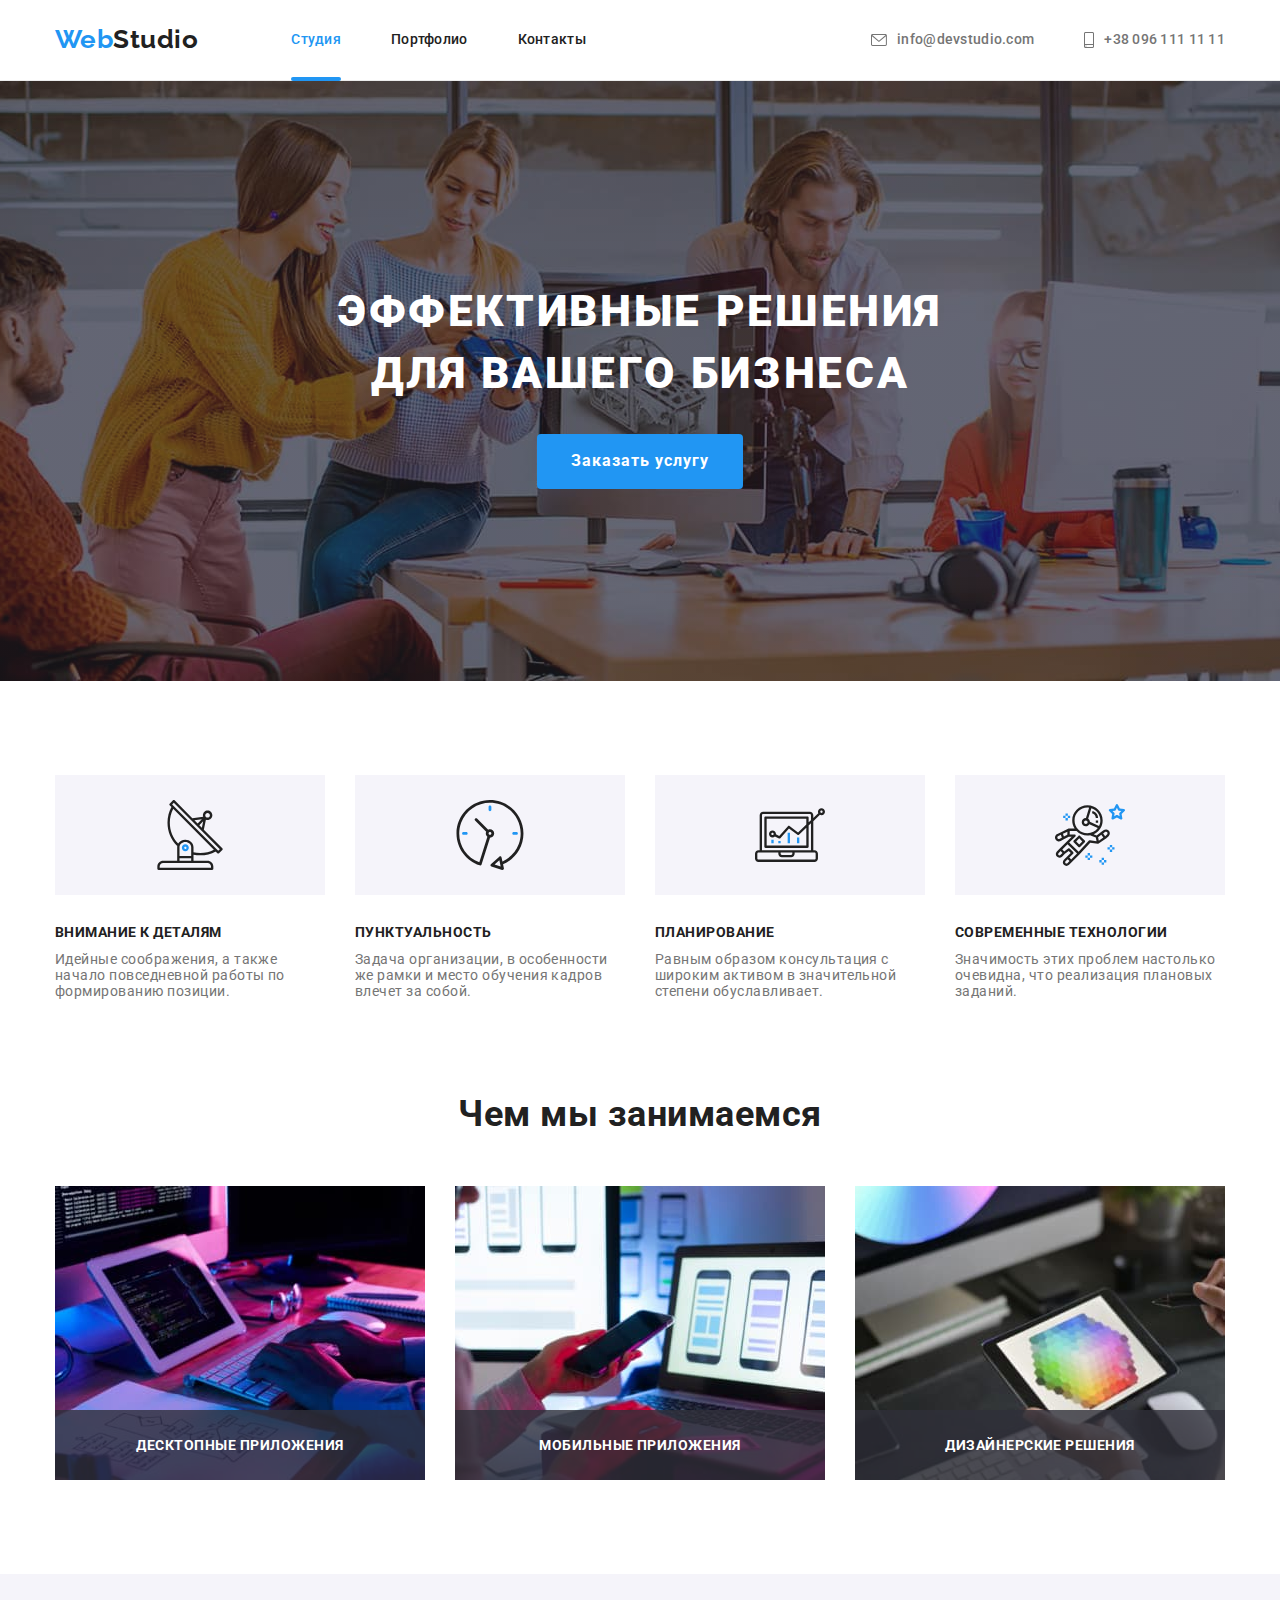
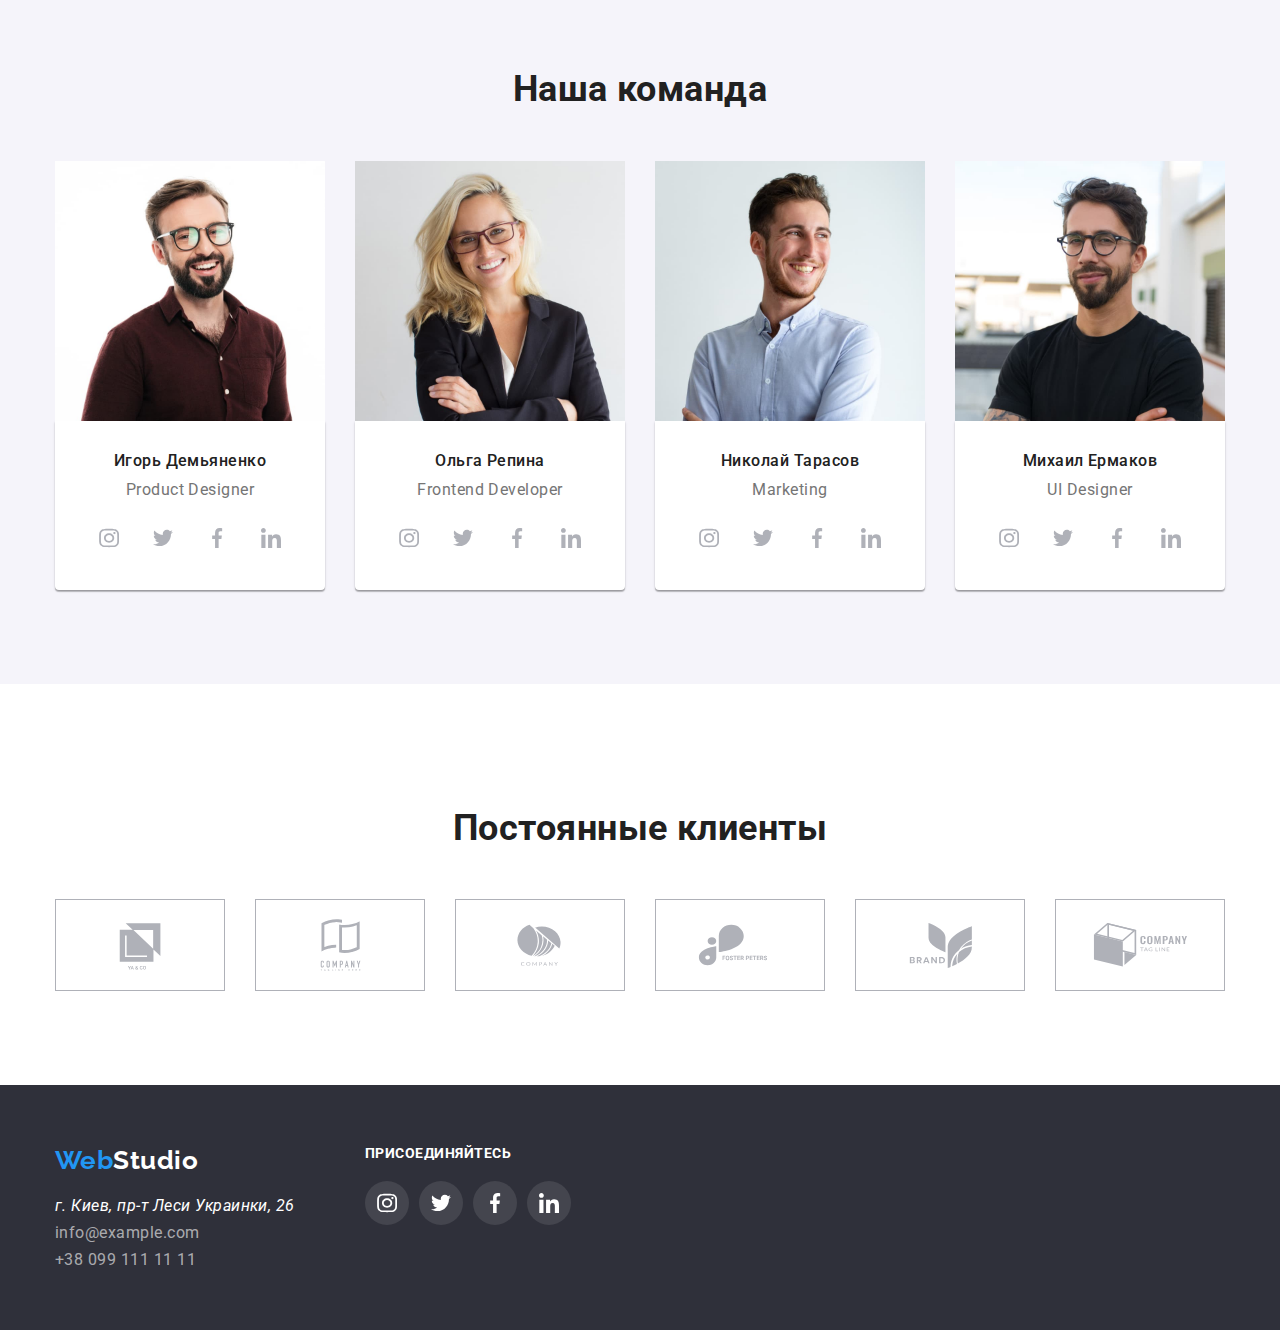
<file: index.html>
<!DOCTYPE html>
<html lang="ru">
<head>
    <meta charset="UTF-8">
    <meta http-equiv="X-UA-Compatible" content="IE=edge">
    <meta name="viewport" content="width=h, initial-scale=1.0">
    <title>Document</title>
    <link rel="preconnect" href="https://fonts.gstatic.com">
    <link href="https://fonts.googleapis.com/css2?family=Raleway:wght@700&family=Roboto:wght@400;500;700;900&display=swap"
        rel="stylesheet">
    <link rel="stylesheet" href="https://cdnjs.cloudflare.com/ajax/libs/modern-normalize/1.0.0/modern-normalize.min.css">
    <link rel="stylesheet" href="./css/styles.css"> 
</head>
<body >
    <!--Хэдер-->
<header class="header">
    <div class="container main-nav">
        <nav class="nav">
        <a href="" class="logo">Web<span class="logo-accent">Studio</span> </a>
        <ul class="nav-list">
            <li class="nav-list-item"><a href="" class="link current">Студия</a></li>
            <li class="nav-list-item"><a href="./portfolio.html" class="link">Портфолио</a></li>
            <li class="nav-list-item"><a href="#contacts" class="link">Контакты</a></li>
        </ul>
        </nav>
        <ul class="list-contacts">
        <li class="item-contacts"><a href="mailto:info@devstudio.com" class="header-contacts">
             <svg class="header-icon" width="16" height="12"><use href="./images/icons/symbol-defs.svg#icon-envelope-opt"></use></svg> info@devstudio.com</a>
        </li>
        <li class="item-contacts"><a href="tel:+380961111111" class="header-contacts"> 
            <svg class="header-icon" width="10" height="16"><use href="./images/icons/symbol-defs.svg#icon-smartphone-opt"></use></svg> +38 096 111 11 11 </a>
        </li>
        </ul>
    </div>
</header>
<!--Основной блок-->
<main>
<!--герой-->
    <section class="hero">
        <div class="overlay">
        <h1 class="hero-title">Эффективные решения для вашего бизнеса</h1>
        <button data-modal-open type="button" class="hero-button" >Заказать услугу</button>
        </div>
    </section>
<!--Особенности-->
    <section class="section features">
        <div class="container">
            <h2 class="hidden">Особенности</h2>
            <ul class="list-features">
                <li class="list-features-item">
                    <div class="icon-background">
                    <svg class="features-icon" width="70" height="70">
                        <use href="./images/icons/symbol-defs.svg#icon-antenna"></use>
                    </svg>
                    </div>
                <h3 class="subtitle">Внимание к деталям</h3>
                <p class="text">Идейные соображения, а также начало повседневной работы по формированию позиции.</p>
                </li>
                <li class="list-features-item">
                    <div class="icon-background">
                    <svg class="features-icon" width="70" height="70">
                        <use href="./images/icons/symbol-defs.svg#icon-clock"></use>
                    </svg>
                    </div>
                <h3 class="subtitle">Пунктуальность</h3>
                <p class="text">Задача организации, в особенности же рамки и место обучения кадров влечет за собой.</p>
                </li>
                <li class="list-features-item">
                    <div class="icon-background">
                    <svg class="features-icon" width="70" height="70">
                        <use href="./images/icons/symbol-defs.svg#icon-diagram"></use>
                    </svg>
                    </div>
                <h3 class="subtitle">Планирование</h3>
                <p class="text">Равным образом консультация с широким активом в значительной степени обуславливает.</p>
                </li>
                <li class="list-features-item">
                    <div class="icon-background">
                    <svg class="features-icon" width="70" height="70">
                        <use href="./images/icons/symbol-defs.svg#icon-astronaut"></use>
                    </svg>
                    </div>
                <h3 class="subtitle">Современные технологии</h3>
                <p class="text">Значимость этих проблем настолько очевидна, что реализация плановых заданий.</p>
                </li>
            </ul>
    </div>
    </section>
<!--Чем мы занимаемся-->
    <section class="section doing">
        <div class="container">
            <h2 class="studio-section-title">Чем мы занимаемся</h2>
            <ul class="list-doing">
                <li> <div class="doing-thumb"> <img src="images/box1(1).jpg" alt="работа за ноутбуком" width="370"> <p class="doing-action">десктопные приложения</p> </div> </li>
                <li> <div class="doing-thumb"> <img src="images/box2(1).jpg" alt="мобильный телефон" width="370"> <p class="doing-action">мобильные приложения</p> </div> </li> 
                <li> <div class="doing-thumb"> <img src="images/box3(1).jpg" alt="цветовые решения" width="370"> <p class="doing-action">дизайнерские решения</p> </div> </li>
            </ul>
        </div>
    </section>
 <!--Команда-->
    <section class="section team">
        <div class="container">
            <h2 class="studio-section-title">Наша команда</h2>
            <ul class="list-team">
                <li class="team-card"> <img class="img-team" src="images/img-1.jpg" alt="фото" width="270">
                    <div class="wrapper-team" ><h3 class="subtitle">Игорь Демьяненко</h3>
                    <p class="text">Product Designer</p>
                    <ul class="team-list-social-media">
                        <li class="team-item-social-media"> 
                        <a class="wrapper-social-link"  href=""> <svg class="team-symbol-link" width="20" height="20"><use href="./images/icons/symbol-defs.svg#icon-instagram-opt"></use></svg> </a>
                        </li>
                        <li class="team-item-social-media"> 
                        <a class="wrapper-social-link" href=""> <svg class="team-symbol-link" width="20" height="20"><use href="./images/icons/symbol-defs.svg#icon-twitter-opt"></use></svg> </a>
                        </li>
                        <li class="team-item-social-media"> 
                        <a class="wrapper-social-link" href=""> <svg class="team-symbol-link" width="20" height="20"><use href="./images/icons/symbol-defs.svg#icon-facebook-opt"></use></svg> </a>
                        </li>
                        <li class="team-item-social-media"> 
                        <a class="wrapper-social-link" href=""> <svg class="team-symbol-link" width="20" height="20"><use href="./images/icons/symbol-defs.svg#icon-linkedin-opt"></use></svg> </a>
                        </li>
                    </ul>
                    </div>
                    
                </li>
                <li class="team-card"> <img class="img-team" src="images/img-2.jpg" alt="фото" width="270">
                    <div class="wrapper-team"><h3 class="subtitle">Ольга Репина</h3>
                    <p class="text">Frontend Developer</p>
                    <ul class="team-list-social-media">
                        <li class="team-item-social-media">
                            <a class="wrapper-social-link" href=""> <svg class="team-symbol-link" width="20" height="20">
                                    <use href="./images/icons/symbol-defs.svg#icon-instagram-opt"></use>
                                </svg> </a>
                        </li>
                        <li class="team-item-social-media">
                            <a class="wrapper-social-link" href=""> <svg class="team-symbol-link" width="20" height="20">
                                    <use href="./images/icons/symbol-defs.svg#icon-twitter-opt"></use>
                                </svg> </a>
                        </li>
                        <li class="team-item-social-media">
                            <a class="wrapper-social-link" href=""> <svg class="team-symbol-link" width="20" height="20">
                                    <use href="./images/icons/symbol-defs.svg#icon-facebook-opt"></use>
                                </svg> </a>
                        </li>
                        <li class="team-item-social-media">
                            <a class="wrapper-social-link" href=""> <svg class="team-symbol-link" width="20" height="20">
                                    <use href="./images/icons/symbol-defs.svg#icon-linkedin-opt"></use>
                                </svg> </a>
                        </li>
                    </ul>
                </div>
                </li>
                <li class="team-card"> <img class="img-team" src="images/img-3.jpg" alt="фото" width="270">
                   <div class="wrapper-team"><h3 class="subtitle">Николай Тарасов</h3>
                <p class="text">Marketing</p>
                <ul class="team-list-social-media">
                    <li class="team-item-social-media">
                        <a class="wrapper-social-link" href=""> <svg class="team-symbol-link" width="20" height="20">
                                <use href="./images/icons/symbol-defs.svg#icon-instagram-opt"></use>
                            </svg> </a>
                    </li>
                    <li class="team-item-social-media">
                        <a class="wrapper-social-link" href=""> <svg class="team-symbol-link" width="20" height="20">
                                <use href="./images/icons/symbol-defs.svg#icon-twitter-opt"></use>
                            </svg> </a>
                    </li>
                    <li class="team-item-social-media">
                        <a class="wrapper-social-link" href=""> <svg class="team-symbol-link" width="20" height="20">
                                <use href="./images/icons/symbol-defs.svg#icon-facebook-opt"></use>
                            </svg> </a>
                    </li>
                    <li class="team-item-social-media">
                        <a class="wrapper-social-link" href=""> <svg class="team-symbol-link" width="20" height="20">
                                <use href="./images/icons/symbol-defs.svg#icon-linkedin-opt"></use>
                            </svg> </a>
                    </li>
                </ul>
            </div>
                </li>
                <li class="team-card"> <img class="img-team" src="images/img-4.jpg" alt="фото" width="270">
                    <div class="wrapper-team"><h3 class="subtitle">Михаил Ермаков</h3>
                    <p class="text">UI Designer</p>
                    <ul class="team-list-social-media">
                        <li class="team-item-social-media">
                            <a class="wrapper-social-link" href=""> <svg class="team-symbol-link" width="20" height="20">
                                    <use href="./images/icons/symbol-defs.svg#icon-instagram-opt"></use>
                                </svg> </a>
                        </li>
                        <li class="team-item-social-media">
                            <a class="wrapper-social-link" href=""> <svg class="team-symbol-link" width="20" height="20">
                                    <use href="./images/icons/symbol-defs.svg#icon-twitter-opt"></use>
                                </svg> </a>
                        </li>
                        <li class="team-item-social-media">
                            <a class="wrapper-social-link" href=""> <svg class="team-symbol-link" width="20" height="20">
                                    <use href="./images/icons/symbol-defs.svg#icon-facebook-opt"></use>
                                </svg> </a>
                        </li>
                        <li class="team-item-social-media">
                            <a class="wrapper-social-link" href=""> <svg class="team-symbol-link" width="20" height="20">
                                    <use href="./images/icons/symbol-defs.svg#icon-linkedin-opt"></use>
                                </svg> </a>
                        </li>
                    </ul>
                </div>
                </li>
            </ul>
        </div>
    </section>
</main>

<!-- Постоянные клиенты-->

<section class="section">
    <div class="container">
        <h2 class="title-clients">Постоянные клиенты</h2>
        <ul class="list-clients">
            <li> 
                <a class="clients-border" href=""> <SVG class="clients-icon" width="106" height="60"><use href="./images/icons/symbol-defs.svg#icon-Logo-opt1"></use></SVG></a>
            </li>
            <li>
                 <a class="clients-border" href=""> <SVG class="clients-icon" width="106" height="60"><use href="./images/icons/symbol-defs.svg#icon-Logo-opt2"></use></SVG></a>
            </li>
            <li>
                 <a class="clients-border" href=""> <SVG class="clients-icon" width="106" height="60"><use href="./images/icons/symbol-defs.svg#icon-Logo-opt3"></use></SVG></a>
            </li>
            <li> 
                <a class="clients-border" href=""><SVG class="clients-icon" width="106" height="60"><use href="./images/icons/symbol-defs.svg#icon-Logo-opt4"></use> </SVG></a>
            </li>
            <li> 
                <a class="clients-border" href=""><SVG class="clients-icon" width="106" height="60"><use href="./images/icons/symbol-defs.svg#icon-Logo-opt5"></use></SVG></a>
            </li>
            <li> 
                <a class="clients-border" href=""><SVG class="clients-icon" width="106" height="60"><use href="./images/icons/symbol-defs.svg#icon-Logo-opt6"></use></SVG></a>
            </li>
        </ul>
    </div>
</section>
 
<!--Подвал-->
<footer class="footer" id="contacts">
    <div class="container">
    <div>
        <a href="" class="logo">Web<span class="logo-accent">Studio</span></a>
        <address>
            <ul>
                <li>
                    <p class="footer-address">г. Киев, пр-т Леси Украинки, 26</p>
                </li>
                <li><a href="mailto:info@example.com" class="footer-contacts">info@example.com</a></li>
                <li><a href="tel:+380991111111" class="footer-contacts">+38 099 111 11 11</a></li>
            </ul>
        </address>
    </div>
    <div class="footer-links">
        <p class="text">присоединяйтесь</p>
    <ul class="footer-social-list">
        <li class="footer-social-item">
            <a class="footer-social-border" href=""> <svg class="footer-social-icon" width="20" height="20">
                    <use href="./images/icons/symbol-defs.svg#icon-instagram-opt"></use>
                </svg> </a>
        </li>
        <li class="footer-social-item">
            <a class="footer-social-border" href=""> <svg class="footer-social-icon" width="20" height="20">
                    <use href="./images/icons/symbol-defs.svg#icon-twitter-opt"></use>
                </svg> </a>
        </li>
        <li class="footer-social-item">
            <a class="footer-social-border" href=""> <svg class="footer-social-icon" width="20" height="20">
                    <use href="./images/icons/symbol-defs.svg#icon-facebook-opt"></use>
                </svg> </a>
        </li>
        <li class="footer-social-item">
            <a class="footer-social-border" href=""> <svg class="footer-social-icon" width="20" height="20">
                    <use href="./images/icons/symbol-defs.svg#icon-linkedin-opt"></use>
                </svg> </a>
        </li>
    </ul>
    </div>
    </div>
</footer>

<!--Модалка-->
<div class="backdrop is-hidden" data-modal>
    <div class="modal">
        <button data-modal-close  type="button" class="modal-button"></button>
    </div>
</div>

<!--Скрипт-->
<script src="./js/modal.js"></script>
</body>
</html>
</file>
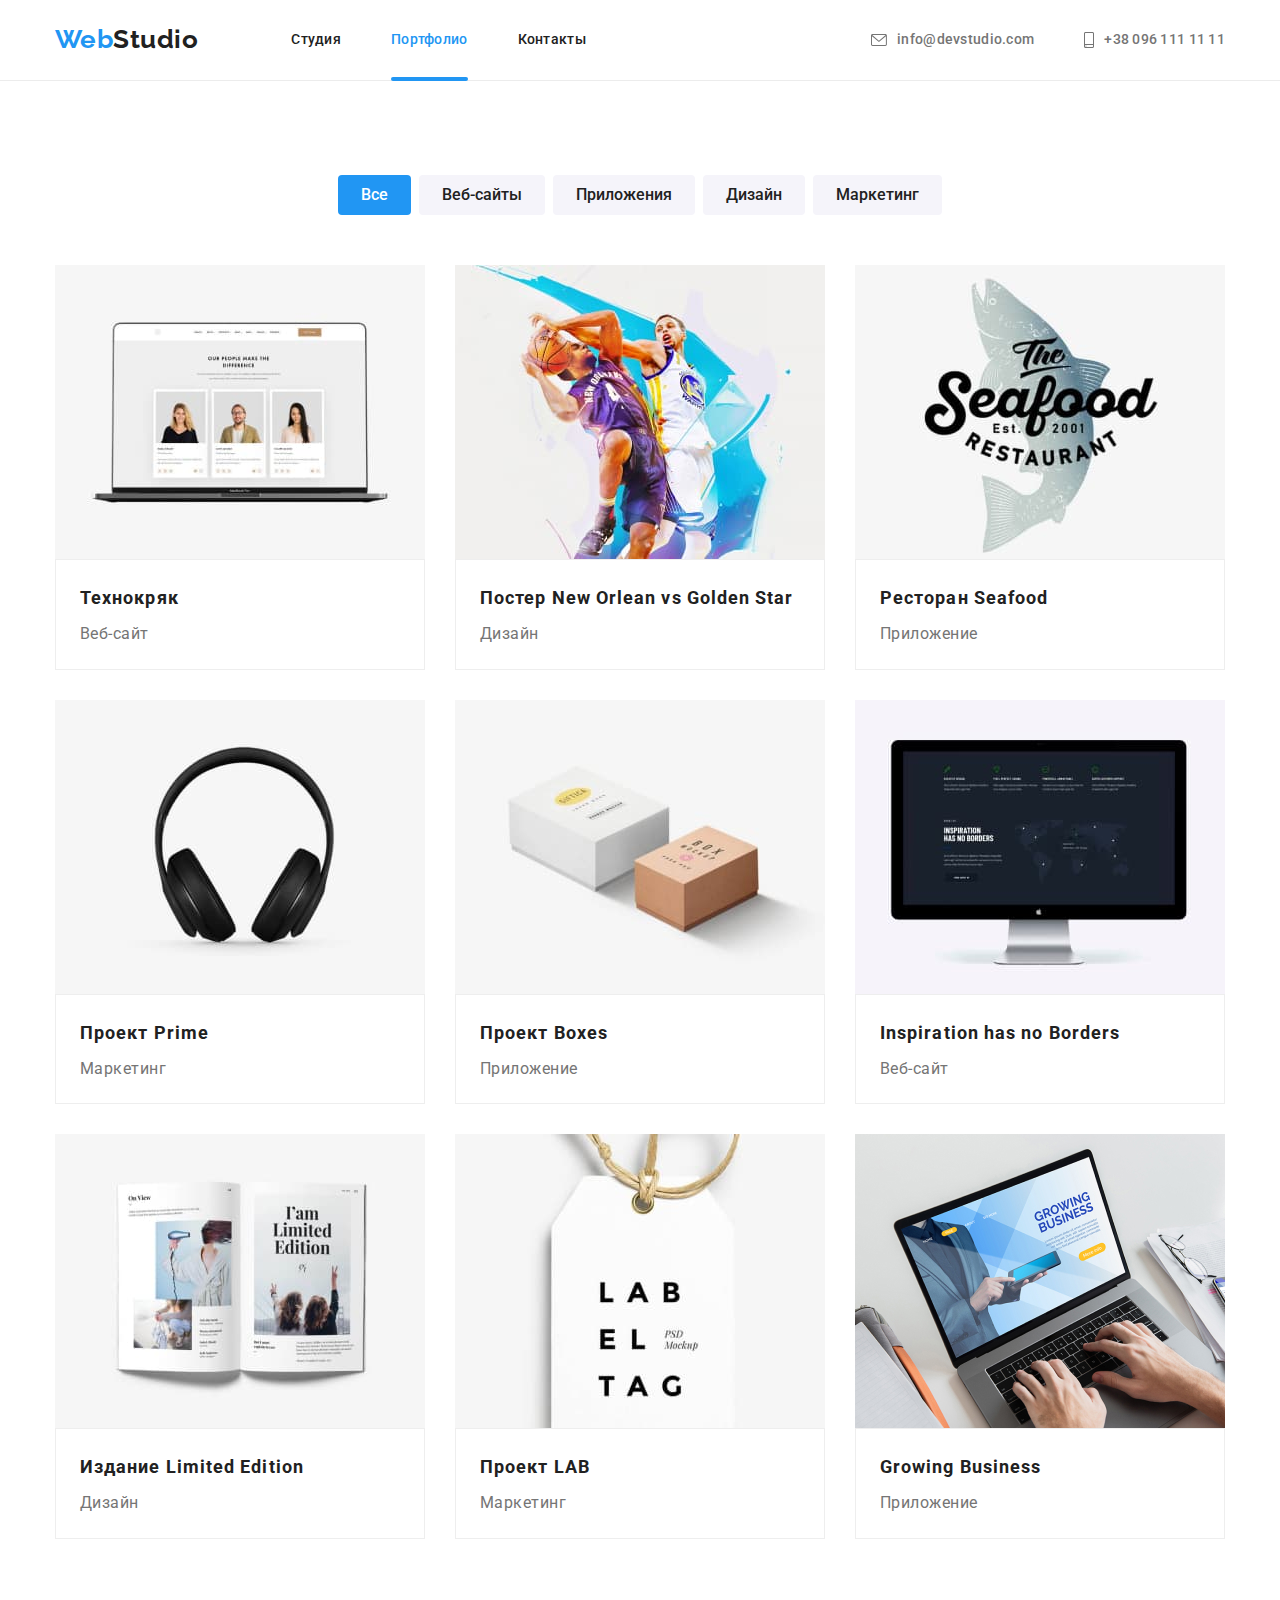
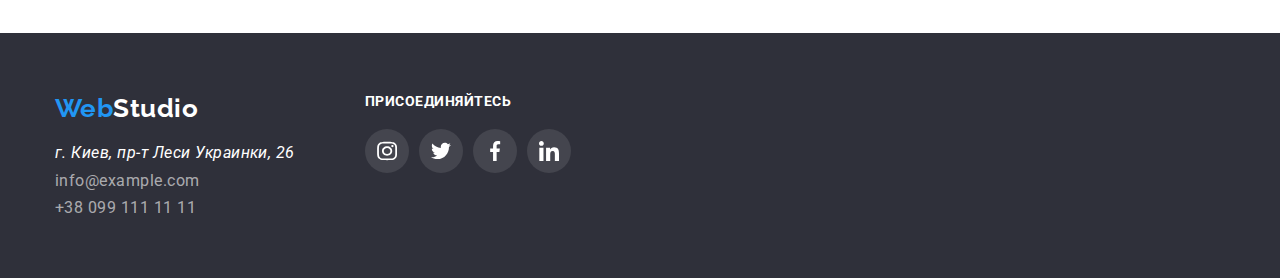
<file: portfolio.html>
<!DOCTYPE html>
<html lang="ru">

<head>
    <meta charset="UTF-8">
    <meta http-equiv="X-UA-Compatible" content="IE=edge">
    <meta name="viewport" content="width=h, initial-scale=1.0">
    <title>Document</title>
    <link href="https://fonts.googleapis.com/css2?family=Raleway:wght@700&family=Roboto:wght@400;500;700;900&display=swap"
        rel="stylesheet">
     <link rel="stylesheet" href="https://cdnjs.cloudflare.com/ajax/libs/modern-normalize/1.0.0/modern-normalize.min.css">
    <link rel="stylesheet" href="./css/styles.css">
</head>

<body>
    <!--Хэдер-->
    <header class="header">
        <div class="container main-nav">
            <nav class="nav">
                <a href="" class="logo">Web<span class="logo-accent">Studio</span> </a>
                <ul class="nav-list">
                    <li class="nav-list-item"><a href="./index.html" class="link">Студия</a></li>
                    <li class="nav-list-item"><a href="" class="link current">Портфолио</a></li>
                    <li class="nav-list-item"><a href="#contacts" class="link">Контакты</a></li>
                </ul>
            </nav>
            <ul class="list-contacts">
                <li class="item-contacts"><a href="mailto:info@devstudio.com" class="header-contacts">
                        <svg class="header-icon" width="16" height="12">
                            <use href="./images/icons/symbol-defs.svg#icon-envelope-opt"></use>
                        </svg> info@devstudio.com</a>
                </li>
                <li class="item-contacts"><a href="tel:+380961111111" class="header-contacts">
                        <svg class="header-icon" width="10" height="16">
                            <use href="./images/icons/symbol-defs.svg#icon-smartphone-opt"></use>
                        </svg> +38 096 111 11 11 </a>
                </li>
            </ul>
        </div>
    </header>
    <!--Основной блок портфолио-->
    <main>
        <section class="section">
            <div class="container">
                <h1 class="hidden">портфолио</h1>
                <ul class="portfolio-list-button">
                    <li class="portfolio-list-button-item"><button type="button" class="portfolio-button accent-button">Все</button></li>
                    <li class="portfolio-list-button-item"><button type="button" class="portfolio-button">Веб-сайты</button></li>
                    <li class="portfolio-list-button-item"><button type="button" class="portfolio-button">Приложения</button></li>
                    <li class="portfolio-list-button-item"><button type="button" class="portfolio-button">Дизайн</button></li>
                    <li class="portfolio-list-button-item"><button type="button" class="portfolio-button">Маркетинг</button></li>
                </ul>
                <ul class="portfolio-list-img">
                    <li class="portfolio-list-img-item"> 
                        <a href="" class="card-hover">
                            <div class="portfolio-thumb"> 
                                <img class="img-portfolio" src="images/img-portfolio-01.jpg" alt="фото сотрудников" width="370"> 
                                <p class="portfolio-action">Технокряк это современная площадка распространения коронавируса. Компании используют эту платформу для цифрового
                            шпионажа и атак на защищённые сервера конкурентов.</p>
                            </div>
                            <div class="wrapper"><h2 class="portfolio-subtitle">Технокряк</h2>
                            <p class="portfolio-text">Веб-сайт</p></div>
                        </a>
                    </li>
                    <li class="portfolio-list-img-item"> 
                        <a href="" class="card-hover">
                            <div class="portfolio-thumb">
                                <img class="img-portfolio" src="images/img-portfolio-02.jpg" alt="постер с баскетболистами" width="370">
                                <p class="portfolio-action">Технокряк это современная площадка распространения коронавируса. Компании используют этуплатформу для цифрового
                            шпионажа и атак на защищённые сервера конкурентов.</p>
                            </div>
                            <div class="wrapper"><h2 class="portfolio-subtitle">Постер New Orlean vs Golden Star</h2>
                            <p class="portfolio-text">Дизайн</p></div>
                        </a>
                    </li>
                    <li class="portfolio-list-img-item"> 
                        <a href="" class="card-hover">
                            <div class="portfolio-thumb">
                                <img class="img-portfolio" src="images/img-portfolio-03.jpg" alt="логотип ресторана" width="370">
                                <p class="portfolio-action">Технокряк это современная площадка распространения коронавируса. Компании используют этуплатформу для цифрового
                            шпионажа и атак на защищённые сервера конкурентов.</p>
                            </div>
                            <div class="wrapper"><h2 class="portfolio-subtitle">Ресторан Seafood</h2>
                            <p class="portfolio-text">Приложение</p></div>
                        </a>
                    </li>
                    <li class="portfolio-list-img-item"> 
                        <a href="" class="card-hover">
                            <div class="portfolio-thumb">
                                <img class="img-portfolio" src="images/img-portfolio-04.jpg" alt="наушники" width="370">
                                <p class="portfolio-action">Технокряк это современная площадка распространения коронавируса. Компании используют этуплатформу для цифрового
                            шпионажа и атак на защищённые сервера конкурентов.</p>
                            </div>
                            <div class="wrapper"><h2 class="portfolio-subtitle">Проект Prime</h2>
                            <p class="portfolio-text">Маркетинг</p></div>
                        </a>
                    </li>
                    <li class="portfolio-list-img-item"> 
                        <a href="" class="card-hover">
                            <div class="portfolio-thumb">
                                <img class="img-portfolio" src="images/img-portfolio-05.jpg" alt="коробки" width="370">
                                <p class="portfolio-action">Технокряк это современная площадка распространения коронавируса. Компании используют этуплатформу для цифрового
                            шпионажа и атак на защищённые сервера конкурентов.</p>
                            </div>
                           <div class="wrapper"><h2 class="portfolio-subtitle">Проект Boxes</h2>
                            <p class="portfolio-text">Приложение</p></div>
                        </a>
                    </li>
                    <li class="portfolio-list-img-item"> 
                        <a href="" class="card-hover">
                            <div class="portfolio-thumb">
                                <img class="img-portfolio" src="images/img-portfolio-06.jpg" alt="карта на мониторе компьютера" width="370">
                                <p class="portfolio-action">Технокряк это современная площадка распространения коронавируса. Компании используют этуплатформу для цифрового
                            шпионажа и атак на защищённые сервера конкурентов.</p>
                            </div>
                            <div class="wrapper"><h2 class="portfolio-subtitle">Inspiration has no Borders</h2>
                            <p class="portfolio-text">Веб-сайт</p></div>
                        </a>
                    </li>
                    <li class="portfolio-list-img-item"> 
                        <a href="" class="card-hover">
                            <div class="portfolio-thumb">
                                <img class="img-portfolio" src="images/img-portfolio-07.jpg" alt="раскрытая книга" width="370">
                                <p class="portfolio-action">Технокряк это современная площадка распространения коронавируса. Компании используют этуплатформу для цифрового
                            шпионажа и атак на защищённые сервера конкурентов.</p>
                            </div>
                            <div class="wrapper"><h2 class="portfolio-subtitle">Издание Limited Edition</h2>
                            <p class="portfolio-text">Дизайн</p></div>
                        </a>
                    </li>
                    <li class="portfolio-list-img-item"> 
                        <a href="" class="card-hover">
                            <div class="portfolio-thumb">
                                <img class="img-portfolio" src="images/img-portfolio-08.jpg" alt="бирка" width="370">
                                <p class="portfolio-action">Технокряк это современная площадка распространения коронавируса. Компании используют этуплатформу для цифрового
                            шпионажа и атак на защищённые сервера конкурентов.</p>
                            </div>
                           <div class="wrapper"><h2 class="portfolio-subtitle">Проект LAB</h2>
                            <p class="portfolio-text">Маркетинг</p></div>
                        </a>
                    </li>
                    <li class="portfolio-list-img-item"> 
                        <a href="" class="card-hover">
                            <div class="portfolio-thumb">
                                <img class="img-portfolio" src="images/img-portfolio-9.jpg" alt="ноутбук" width="370">
                                <p class="portfolio-action">Технокряк это современная площадка распространения коронавируса. Компании используют этуплатформу для цифрового
                            шпионажа и атак на защищённые сервера конкурентов.</p>
                            </div>
                            <div class="wrapper"><h2 class="portfolio-subtitle">Growing Business</h2>
                            <p class="portfolio-text">Приложение</p></div>
                        </a>
                    </li>
                </ul>
            </div>
        </section>
    
    </main>
    <!--Подвал-->
<footer class="footer" id="contacts">
    <div class="container">
        <div>
            <a href="" class="logo">Web<span class="logo-accent">Studio</span></a>
            <address>
                <ul>
                    <li>
                        <p class="footer-address">г. Киев, пр-т Леси Украинки, 26</p>
                    </li>
                    <li><a href="mailto:info@example.com" class="footer-contacts">info@example.com</a></li>
                    <li><a href="tel:+380991111111" class="footer-contacts">+38 099 111 11 11</a></li>
                </ul>
            </address>
        </div>
        <div class="footer-links">
            <p class="text">присоединяйтесь</p>
            <ul class="footer-social-list">
                <li class="footer-social-item">
                    <a class="footer-social-border" href=""> <svg class="footer-social-icon" width="20" height="20">
                            <use href="./images/icons/symbol-defs.svg#icon-instagram-opt"></use>
                        </svg> </a>
                </li>
                <li class="footer-social-item">
                    <a class="footer-social-border" href=""> <svg class="footer-social-icon" width="20" height="20">
                            <use href="./images/icons/symbol-defs.svg#icon-twitter-opt"></use>
                        </svg> </a>
                </li>
                <li class="footer-social-item">
                    <a class="footer-social-border" href=""> <svg class="footer-social-icon" width="20" height="20">
                            <use href="./images/icons/symbol-defs.svg#icon-facebook-opt"></use>
                        </svg> </a>
                </li>
                <li class="footer-social-item">
                    <a class="footer-social-border" href=""> <svg class="footer-social-icon" width="20" height="20">
                            <use href="./images/icons/symbol-defs.svg#icon-linkedin-opt"></use>
                        </svg> </a>
                </li>
            </ul>
        </div>
    </div>
</footer>
</body>
</body>

</html>
</file>
<file: css/styles.css>
:root {
  --primery-text-coloure: #212121;
  --secondary-text-coloure: #757575;
  --accent-coloure: #2196f3;
}
html {
  box-sizing: border-box;
}
*,
*::before,
*::after {
  box-sizing: inherit;
}
body {
  background-color: #ffffff;
  color: var(--secondary-text-coloure);
  font-family: Roboto, sans-serif;
  letter-spacing: 0.03em;
  margin: 0px;
}

/* Утилиты */

.hidden {
  display: none;
}

ul {
  padding-left: 0px;
  margin-top: 0px;
  margin-bottom: 0px;
  list-style-type: none;
}

a {
  text-decoration: none;
}

p {
  margin-top: 0px;
  margin-bottom: 0;
}

h3 {
  margin-top: 0px;
  margin-bottom: 10px;
}

img {
  display: block;
  width: 100%;
  height: auto;
}

/* Контейнер */

.container {
  width: 1200px;
  padding-left: 15px;
  padding-right: 15px;
  margin-right: auto;
  margin-left: auto;
}

/* Хэдер */

.header {
  border-bottom: 1px solid #ececec;
}
.main-nav {
  display: flex;
  align-items: center;
}

.nav {
  display: flex;
}

.nav-list {
  display: flex;
}

.nav-list-item {
  margin-right: 50px;
}
.nav-list-item:last-child {
  margin-right: 0px;
}

.logo {
  display: block;
  padding-top: 24px;
  padding-bottom: 25px;
  margin-right: 93px;

  color: var(--accent-coloure);
  font-family: Raleway;
  font-weight: 700;
  font-size: 26px;
  line-height: 1.2;
}
.logo-accent {
  font-family: Raleway;
  font-weight: 700;
  font-size: 26px;
  line-height: 1.2;
  color: var(--primery-text-coloure);
}
.footer .logo {
  display: inline-block;
  padding-top: 0px;
  padding-bottom: 0px;
  margin-bottom: 20px;
  margin-right: 0px;
}
.nav .link {
  display: block;
  padding-top: 32px;
  padding-bottom: 32px;

  color: var(--primery-text-coloure);
  font-weight: 500;
  font-size: 14px;
  line-height: 1.1;
  letter-spacing: 0.02em;

  transition: color 250ms cubic-bezier(0.4, 0, 0.2, 1);
}
.nav .link:hover,
.nav .link:focus,
.nav .link:active {
  color: var(--accent-coloure);
}
.link.current {
  color: var(--accent-coloure);
  position: relative;
}

.link.current::after {
  display: block;
  position: absolute;
  content: "";
  bottom: -2px;
  left: 0;
  width: 100%;
  height: 4px;
  background: var(--accent-coloure);
  border-radius: 2px;
}

.list-contacts {
  display: flex;
  margin-left: auto;
}
.item-contacts + .item-contacts {
  margin-left: 50px;
}

.header-contacts {
  color: var(--secondary-text-coloure);
  font-weight: 500;
  font-size: 14px;
  line-height: 1.1;
  letter-spacing: 0.02em;
  display: flex;
  align-items: center;

  transition: color 250ms cubic-bezier(0.4, 0, 0.2, 1);
}
.header-contacts:hover,
.header-contacts:focus {
  color: var(--accent-coloure);
}

.header-icon {
  fill: #757575;
  margin-right: 10px;

  transition: fill 250ms cubic-bezier(0.4, 0, 0.2, 1);
}
.header-contacts:hover .header-icon,
.header-contacts:focus .header-icon {
  fill: var(--accent-coloure);
}

/* Основной блок студии */

.overlay {
  max-width: 1600px;
  height: 600px;
  margin-left: auto;
  margin-right: auto;
  background: #c4c4c4;
  background-image: linear-gradient(
      to right,
      rgba(47, 48, 58, 0.4),
      rgba(47, 48, 58, 0.4)
    ),
    url("../images/img-hero-optimiz.jpg");
  background-repeat: no-repeat;
  background-position: center;
  background-size: cover;

  padding-top: 200px;
  padding-bottom: 200px;
}

.hero {
  text-align: center;
}

.hero-title {
  margin-bottom: 30px;
  margin-top: 0px;
  margin-left: auto;
  margin-right: auto;

  font-weight: 900;
  font-size: 44px;
  line-height: 1.4;
  letter-spacing: 0.06em;
  text-transform: uppercase;
  color: #ffffff;

  width: 696px;
}
.hero-button {
  font-weight: 700;
  font-size: 16px;
  line-height: 1.9;
  letter-spacing: 0.06em;
  color: #ffffff;
  background-color: var(--accent-coloure);
  cursor: pointer;
  border-radius: 4px;
  padding: 10px 32px;
  display: inline-block;
  min-width: 200px;
  text-align: center;
  border-color: transparent;

  transition: background-color 250ms cubic-bezier(0.4, 0, 0.2, 1);
}
.hero-button:focus,
.hero-button:hover {
  background-color: #188ce8;
}
.section {
  padding-top: 94px;
  padding-bottom: 94px;
}

.studio-section-title {
  font-weight: 700;
  font-size: 36px;
  line-height: 1.2;
  text-align: center;
  color: var(--primery-text-coloure);
}

/* Особенности */
.list-features {
  display: flex;
}
.list-features-item + .list-features-item {
  margin-left: 30px;
}
.icon-background {
  display: block;

  margin-bottom: 30px;
  background-color: #f5f4fa;
  width: 270px;
  height: 120px;
  text-align: center;
  padding-top: 25px;
  padding-bottom: 25px;
}

.features .subtitle {
  font-weight: 700;
  font-size: 14px;
  line-height: 1.1;
  text-transform: uppercase;
  color: var(--primery-text-coloure);
}
.features .text {
  font-size: 14px;
  line-height: 1.7x;
}
.studio-section-title {
  margin-bottom: 50px;
  margin-top: 0px;
}

/* Чем мы занимаемся */

.section.doing {
  padding-top: 0px;
}
.list-doing {
  display: flex;
  justify-content: space-between;
}

.doing-thumb {
  position: relative;
}
.doing-action {
  display: inline-block;
  content: "";
  width: 100%;
  height: 70px;
  left: 0;
  bottom: 0;
  position: absolute;
  background: rgba(47, 48, 58, 0.8);
  opacity: 1;
  font-weight: 700;
  font-size: 14px;
  text-align: center;
  padding-top: 27px;
  padding-bottom: 27px;
  text-transform: uppercase;
  color: #ffffff;
}

/* Наша команда */

.team .subtitle {
  font-weight: 500;
  font-size: 16px;
  line-height: 1.2;
  color: var(--primery-text-coloure);
}
.team .text {
  font-size: 16px;
  line-height: 1.2;
}
.team {
  background-color: #f5f4fa;
}
.img-team {
  margin-top: 0px;
}
.team .text {
  margin-top: 0px;
}
.team .list-team {
  display: flex;
}
.team-card + .team-card {
  margin-left: 30px;
}
.wrapper-team {
  padding-top: 30px;
  padding-bottom: 30px;
  text-align: center;
  background-color: #ffffff;

  box-shadow: 0px 1px 3px rgba(0, 0, 0, 0.12), 0px 1px 1px rgba(0, 0, 0, 0.14),
    0px 2px 1px rgba(0, 0, 0, 0.2);
  border-radius: 0px 0px 4px 4px;
}
.team-list-social-media {
  display: flex;
  margin-top: 16px;
  justify-content: center;
}
.team-item-social-media + .team-item-social-media {
  margin-left: 10px;
}

.wrapper-social-link {
  display: block;
  width: 44px;
  height: 44px;
  border: none;
  border-radius: 50%;
  padding: 12px;

  transition: background-color 250ms cubic-bezier(0.4, 0, 0.2, 1);
}
.wrapper-social-link:hover,
.wrapper-social-link:focus {
  background-color: var(--accent-coloure);
}

.team-symbol-link {
  fill: #afb1b8;

  transition: fill 250ms cubic-bezier(0.4, 0, 0.2, 1);
}
.wrapper-social-link:hover .team-symbol-link,
.wrapper-social-link:focus .team-symbol-link {
  fill: #fff;
}

/* Блок Наши клиенты */

.title-clients {
  margin-bottom: 50px;

  font-weight: 700;
  font-size: 36px;
  line-height: 42px;
  text-align: center;
  color: #212121;
}
.list-clients {
  display: flex;
  justify-content: space-between;
}

.clients-icon {
  fill: #afb1b8;

  transition: fill 250ms cubic-bezier(0.4, 0, 0.2, 1);
}

.clients-border {
  display: block;
  border: 1px solid #afb1b8;
  width: 170px;
  height: 92px;
  padding: 16px 32px;

  transition: border-color 250ms cubic-bezier(0.4, 0, 0.2, 1);
}
.clients-border:focus,
.clients-border:hover {
  border-color: var(--accent-coloure);
}
.clients-border:hover .clients-icon,
.clients-border:focus .clients-icon {
  fill: var(--accent-coloure);
}

/* Основной блок портфолио */

.portfolio-list-button {
  display: flex;
  justify-content: center;
  margin-bottom: 50px;
}
.portfolio-list-button-item + .portfolio-list-button-item {
  margin-left: 8px;
}
.portfolio-button.accent-button {
  color: #ffffff;
  background-color: var(--accent-coloure);
}
.portfolio-button {
  display: inline-block;
  padding-top: 6px;
  padding-bottom: 6px;
  padding-right: 22px;
  padding-left: 22px;

  color: var(--primery-text-coloure);
  background-color: #f5f4fa;
  font-weight: 500;
  font-size: 16px;
  line-height: 1.6;
  text-align: center;
  cursor: pointer;
  border-radius: 4px;
  border: 1px solid transparent;

  transition: color 250ms cubic-bezier(0.4, 0, 0.2, 1),
    background-color 250ms cubic-bezier(0.4, 0, 0.2, 1),
    box-shadow 250ms cubic-bezier(0.4, 0, 0.2, 1);
}
.portfolio-button:focus,
.portfolio-button:hover {
  color: #ffffff;
  background-color: var(--accent-coloure);
  box-shadow: 0px 3px 1px rgba(0, 0, 0, 0.1), 0px 1px 2px rgba(0, 0, 0, 0.08),
    0px 2px 2px rgba(0, 0, 0, 0.12);
}

.portfolio-list-img {
  display: flex;
  flex-wrap: wrap;
}
.portfolio-list-img-item {
  margin-right: 30px;
  margin-bottom: 30px;

  transition: box-shadow 250ms cubic-bezier(0.4, 0, 0.2, 1);
}
.portfolio-list-img-item:nth-child(3n) {
  margin-right: 0px;
}
.portfolio-list-img-item:nth-last-child(-n + 3) {
  margin-bottom: 0px;
}
.portfolio-list-img-item:hover {
  box-shadow: 0px 1px 1px rgba(0, 0, 0, 0.12), 0px 4px 4px rgba(0, 0, 0, 0.06);
}

.wrapper {
  padding-top: 20px;
  padding-bottom: 20px;
  padding-left: 24px;
  padding-right: 24px;
  border: 1px solid #eeeeee;
}

.portfolio-subtitle {
  margin-bottom: 4px;
  margin-top: 0px;

  font-weight: 700;
  font-size: 18px;
  line-height: 2;
  letter-spacing: 0.06em;
  color: var(--primery-text-coloure);
}

.portfolio-text {
  font-size: 16px;
  line-height: 1.8;
  color: var(--secondary-text-coloure);
}

.portfolio-thumb {
  position: relative;
  overflow: hidden;
}
.portfolio-action {
  display: inline-block;
  content: "";
  width: 100%;
  height: 100%;
  left: 0;
  bottom: 0;
  position: absolute;
  background: rgba(33, 150, 243, 0.9);
  font-weight: 700;
  font-size: 14px;
  text-align: center;
  padding-top: 63px;
  padding-bottom: 63px;
  padding-left: 24px;
  padding-right: 24px;
  font-size: 18px;
  line-height: 1.6;
  font-weight: 400;
  color: #ffffff;

  transform: translateY(100%);
  transition: transform 250ms cubic-bezier(0.4, 0, 0.2, 1);
}

.card-hover:hover .portfolio-action,
.card-hover:focus .portfolio-action {
  transform: translateY(0);
}

/* футер */

.footer {
  background-color: #2f303a;
}
.footer .container {
  padding-top: 60px;
  padding-bottom: 60px;
  display: flex;
}

.footer-contacts {
  color: rgba(255, 255, 255, 0.6);
  font-style: normal;

  display: inline-block;
  margin-top: 9px;

  transition: color 250ms cubic-bezier(0.4, 0, 0.2, 1);
}
.footer-contacts:hover,
.footer-contacts:focus,
.footer-address:hover,
.footer-address:focus {
  color: var(--accent-coloure);
}
.footer-address {
  color: #ffffff;

  transition: color 250ms cubic-bezier(0.4, 0, 0.2, 1);
}
.footer .logo-accent {
  color: #ffffff;
}

.footer-links {
  margin-left: 70px;
}
.footer-social-list {
  display: flex;
  margin-top: 20px;
}
.footer-social-border {
  display: block;
  padding: 12px;
  border: 0px;
  border-radius: 50%;
  width: 44px;
  height: 44px;
  background-color: #44454e;

  transition: background-color 250ms cubic-bezier(0.4, 0, 0.2, 1);
}
.footer-social-border:hover,
.footer-social-border:focus {
  background-color: var(--accent-coloure);
}

.footer-social-icon {
  fill: #ffffff;
}
.footer-social-item + .footer-social-item {
  margin-left: 10px;
}
.footer-links > .text {
  font-weight: 700;
  font-size: 14px;
  line-height: 16px;
  text-transform: uppercase;

  color: #ffffff;
}

/* Модалка */
.backdrop {
  position: fixed;
  top: 0;
  left: 0;
  width: 100%;
  height: 100%;
  background-color: rgba(0, 0, 0, 0.2);
  opacity: 1;

  transition: opacity 250ms cubic-bezier(0.4, 0, 0.2, 1);
}
.backdrop.is-hidden {
  opacity: 0;
  pointer-events: none;
}
.modal {
  position: absolute;
  top: 50%;
  left: 50%;
  transform: translate(-50%, -50%) scale(1);
  transition: transform 250ms cubic-bezier(0.4, 0, 0.2, 1);

  min-width: 528px;
  min-height: 581px;
  background-color: #fff;
  box-shadow: 0px 1px 3px rgba(0, 0, 0, 0.12), 0px 1px 1px rgba(0, 0, 0, 0.14),
    0px 2px 1px rgba(0, 0, 0, 0.2);
  border-radius: 4px;
}
.backdrop.is-hidden .modal {
  transform: translate(-50%, -50%) scale(0.7);
}
.modal-button {
  display: inline-block;
  margin-top: 11px;
  margin-left: 490px;
  border: 1px solid rgba(0, 0, 0, 0.1);
  width: 30px;
  height: 30px;
  border-radius: 50%;
  background-color: #fff;
  background-image: url(../images/icons/close.svg);
  background-repeat: no-repeat;
  background-position: 50%, 50%;
}
</file>
